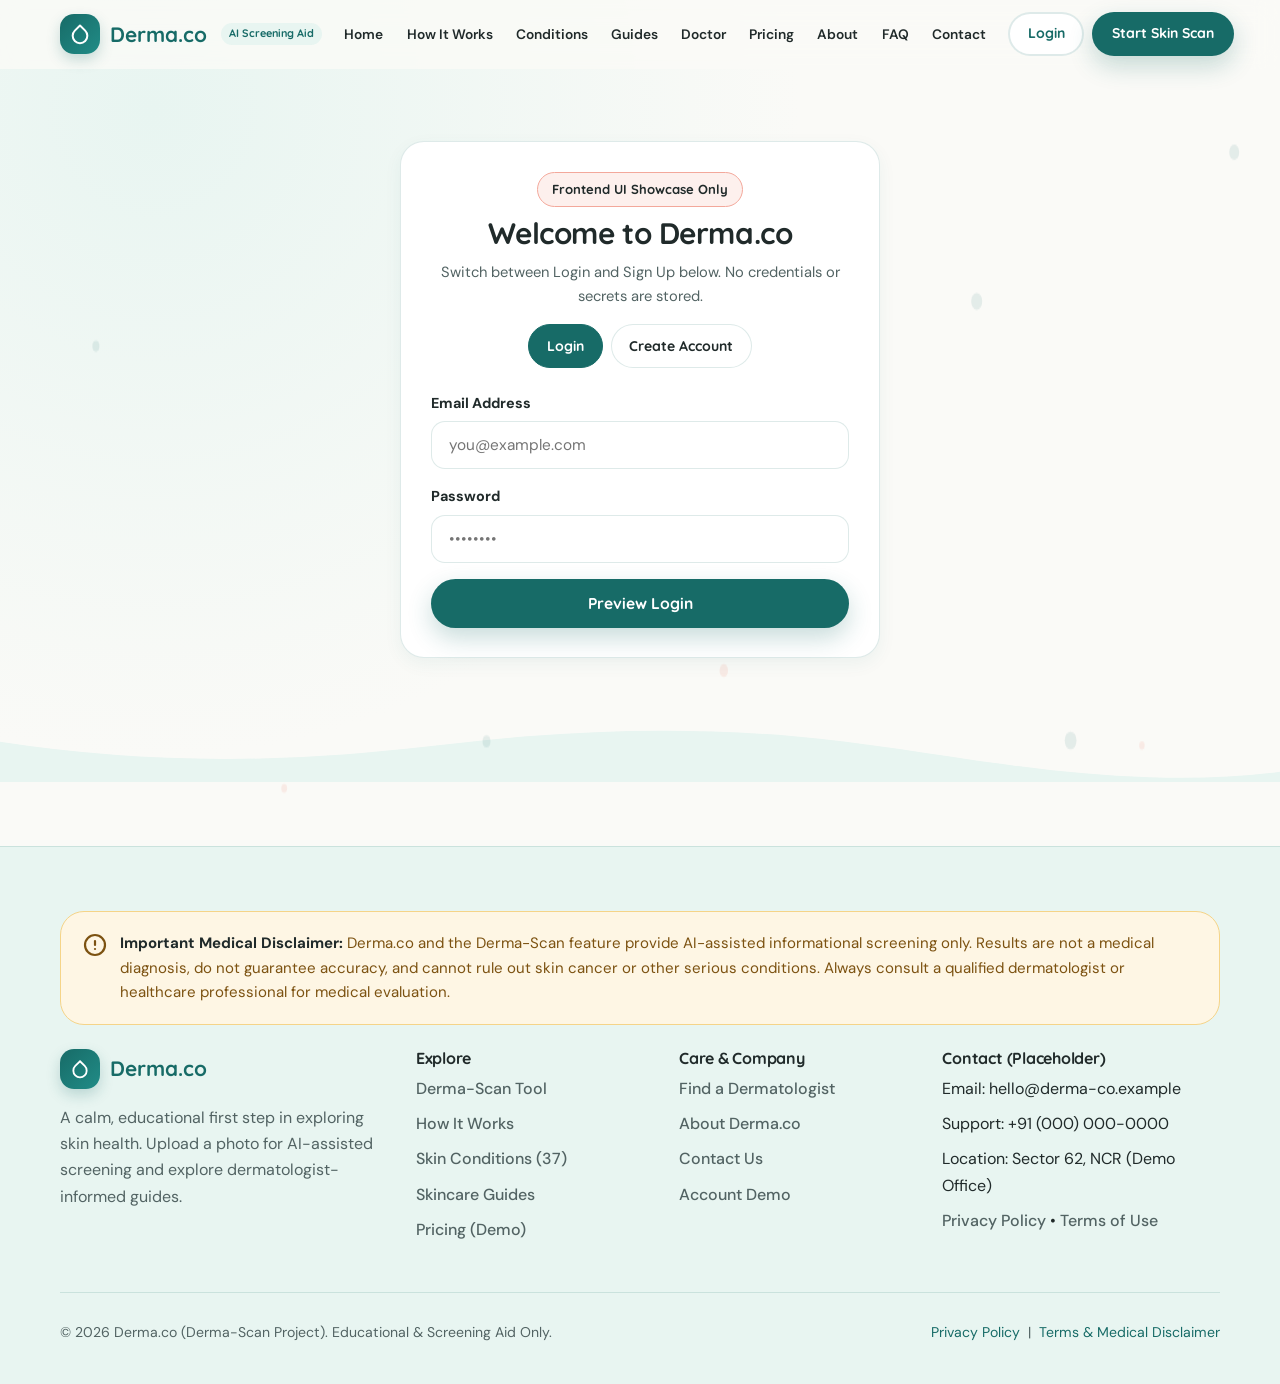
<file: frontend/auth.html>
<!DOCTYPE html>
<html lang="en">
<head>
  <meta charset="UTF-8" />
  <meta name="viewport" content="width=device-width, initial-scale=1.0" />
  <title>Account Access (UI Demo) — Derma.co</title>
  <meta name="description" content="Frontend-only login and sign-up UI demonstration for Derma.co." />
  <link rel="stylesheet" href="css/site.css" />
</head>
<body>
  <main id="main-content">
    <section class="section">
      <div class="container" style="max-width:520px;">
        <div class="card reveal">
          <div class="text-center">
            <span class="badge badge-coral">Frontend UI Showcase Only</span>
            <h1 class="mt-1" style="font-size:1.85rem;">Welcome to Derma.co</h1>
            <p class="mt-1" style="font-size:0.92rem;">Switch between Login and Sign Up below. No credentials or secrets are stored.</p>
          </div>

          <div class="chip-group mt-2" style="justify-content:center;">
            <button type="button" id="tab-login" class="chip active">Login</button>
            <button type="button" id="tab-signup" class="chip">Create Account</button>
          </div>

          <form id="panel-login" class="mt-3">
            <div class="mb-2">
              <label for="login-email" style="font-weight:700;font-size:0.9rem;display:block;margin-bottom:0.35rem;">Email Address</label>
              <input type="email" id="login-email" class="input" placeholder="you@example.com" required />
            </div>
            <div class="mb-2">
              <label for="login-pass" style="font-weight:700;font-size:0.9rem;display:block;margin-bottom:0.35rem;">Password</label>
              <input type="password" id="login-pass" class="input" placeholder="&bull;&bull;&bull;&bull;&bull;&bull;&bull;&bull;" required />
            </div>
            <button type="submit" class="btn btn-primary" style="width:100%;">Preview Login</button>
          </form>

          <form id="panel-signup" class="mt-3 hidden">
            <div class="mb-2">
              <label for="signup-name" style="font-weight:700;font-size:0.9rem;display:block;margin-bottom:0.35rem;">Full Name</label>
              <input type="text" id="signup-name" class="input" placeholder="Your Name" required />
            </div>
            <div class="mb-2">
              <label for="signup-email" style="font-weight:700;font-size:0.9rem;display:block;margin-bottom:0.35rem;">Email Address</label>
              <input type="email" id="signup-email" class="input" placeholder="you@example.com" required />
            </div>
            <div class="mb-2">
              <label for="signup-pass" style="font-weight:700;font-size:0.9rem;display:block;margin-bottom:0.35rem;">Create Password</label>
              <input type="password" id="signup-pass" class="input" placeholder="At least 8 characters" required />
            </div>
            <button type="submit" class="btn btn-primary" style="width:100%;">Preview Sign Up</button>
          </form>

          <div id="auth-demo-status" class="alert-box hidden" role="status" aria-live="polite"></div>
        </div>
      </div>
    </section>
  </main>

  <script src="js/data.js"></script>
  <script src="js/layout.js"></script>
  <script src="js/app.js"></script>
</body>
</html>
</file>
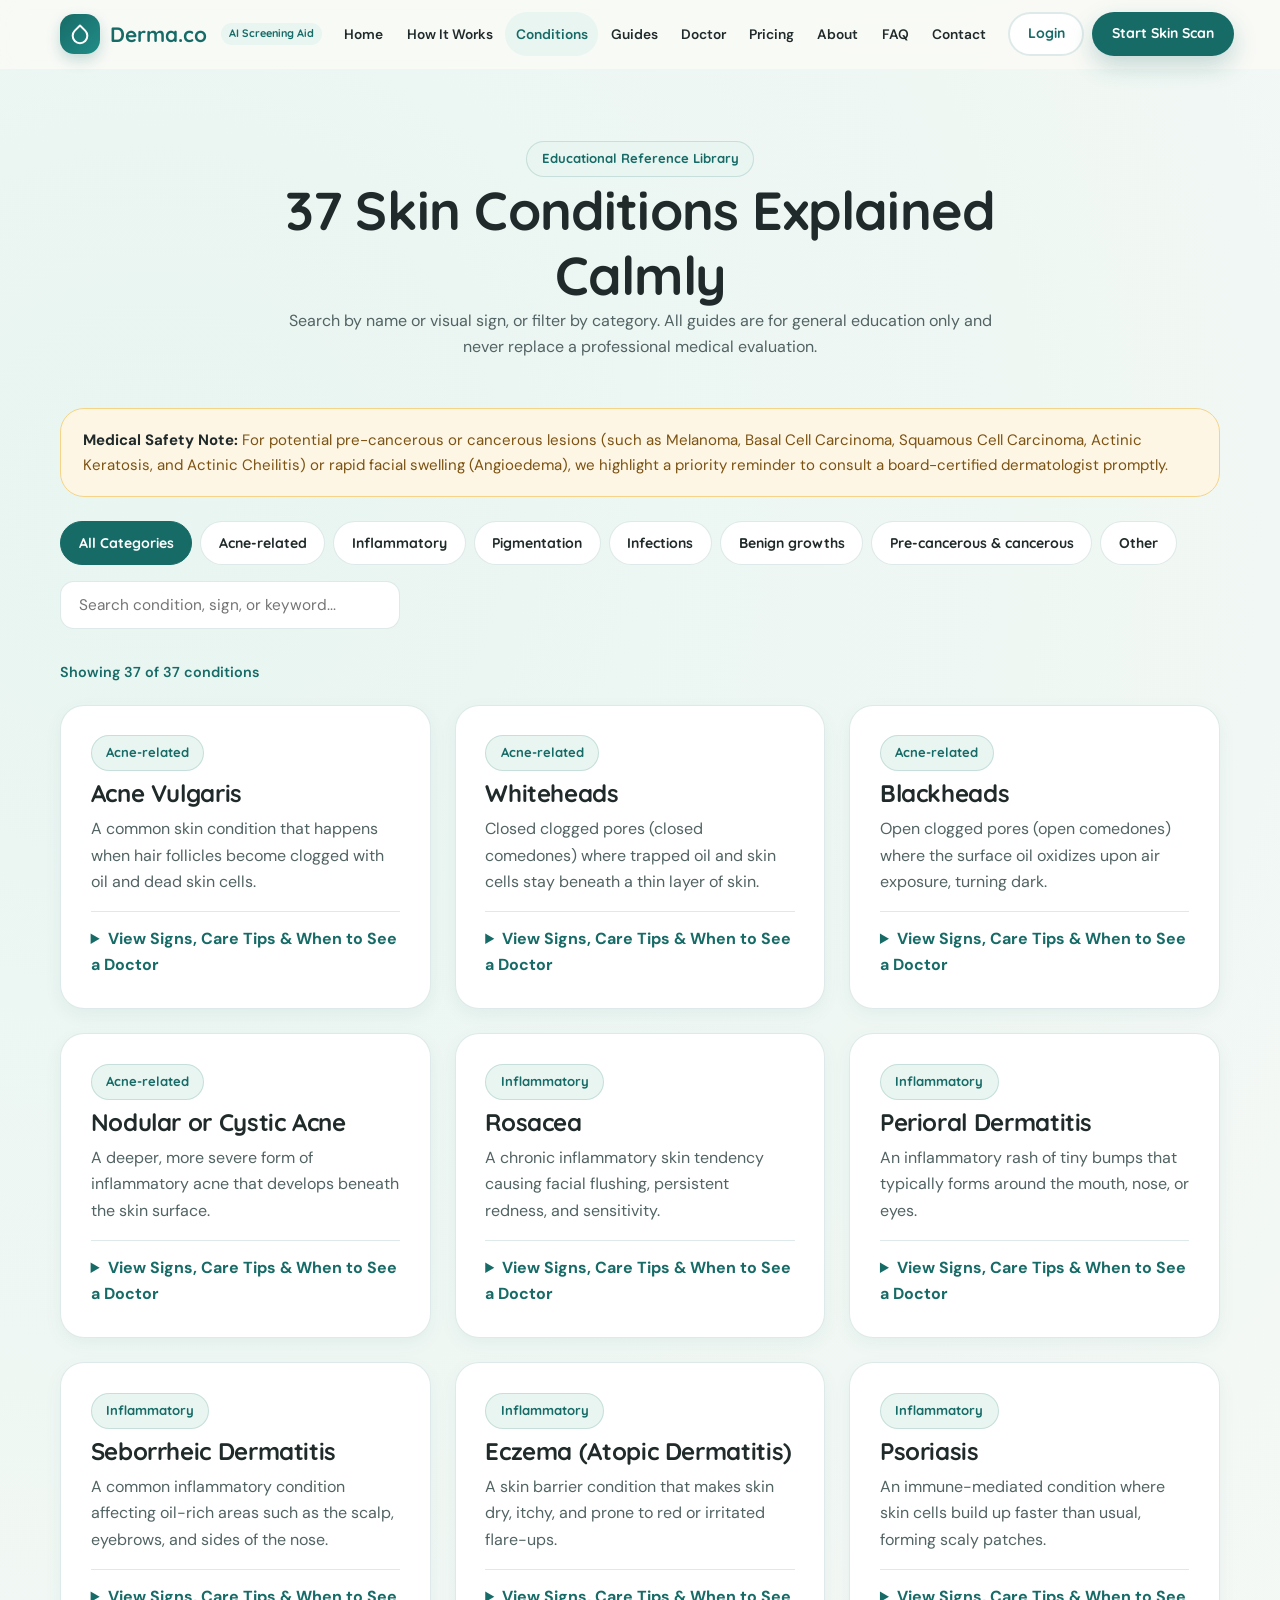
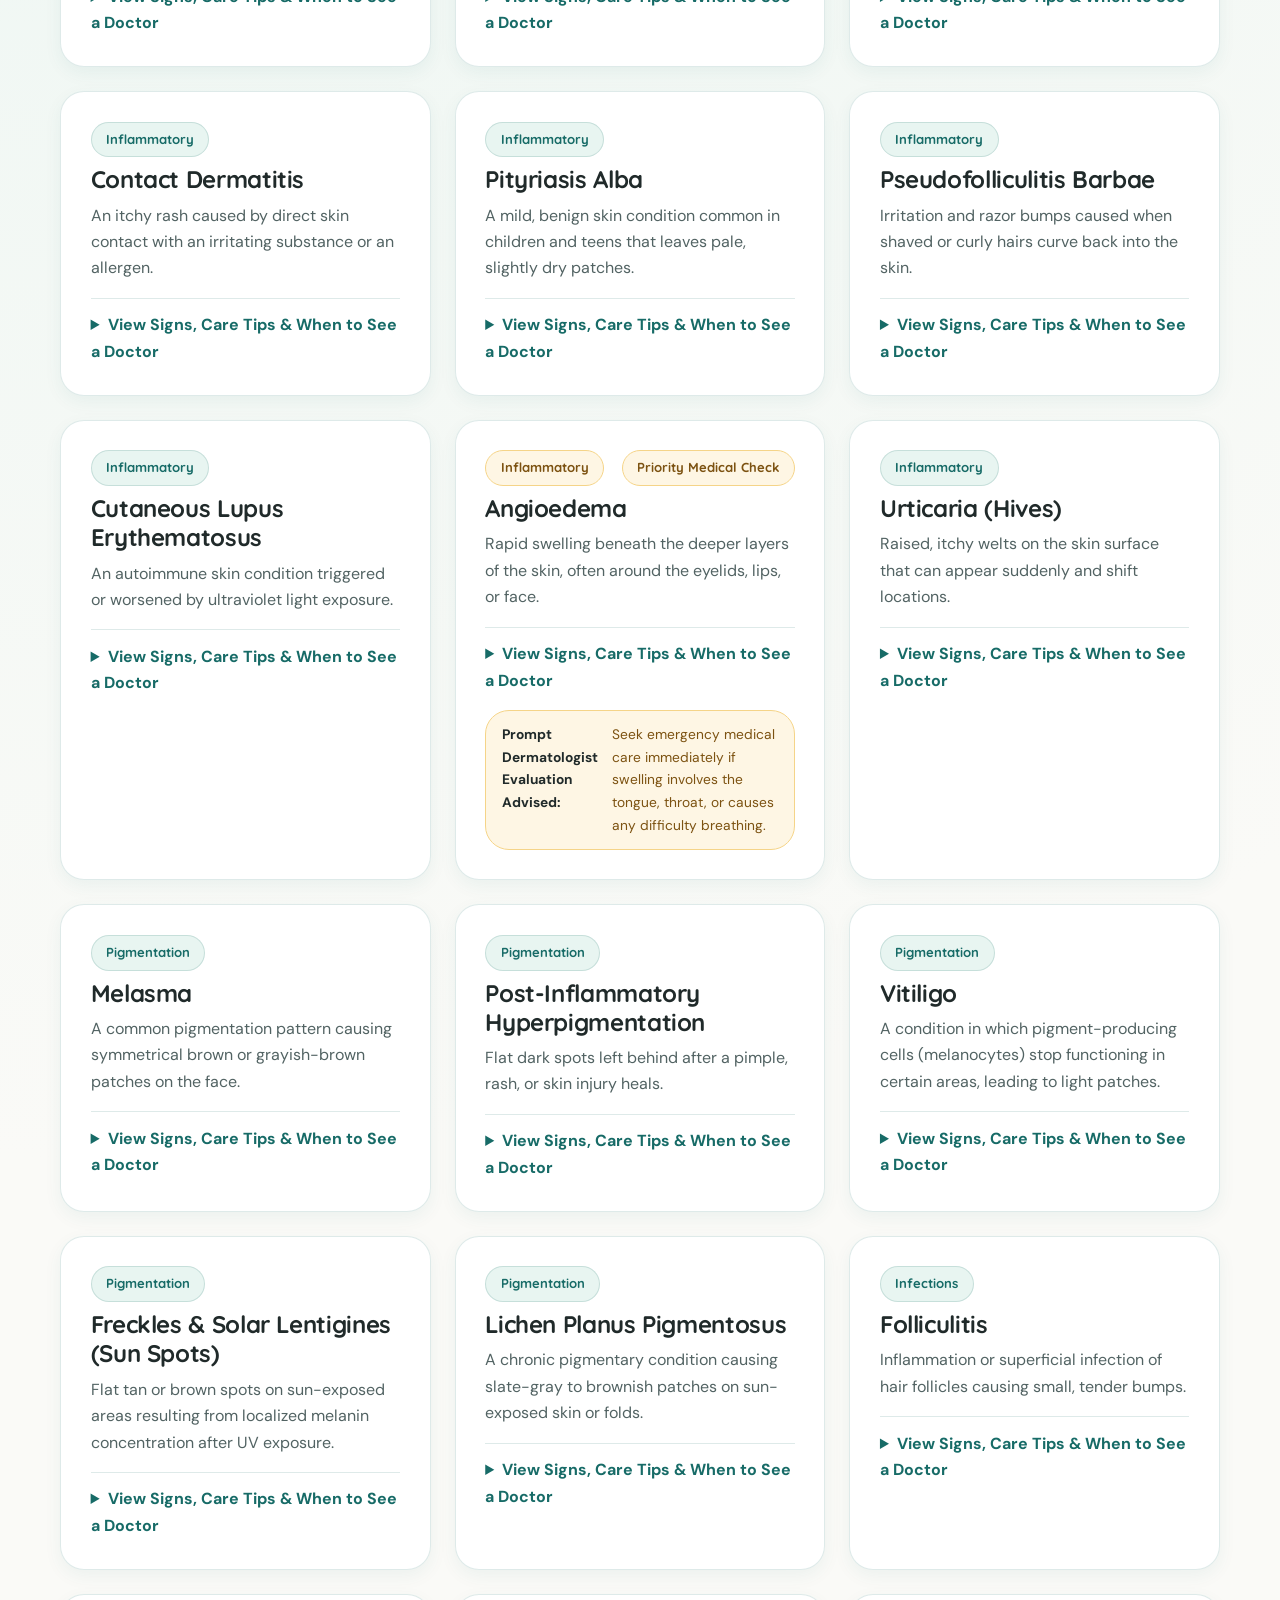
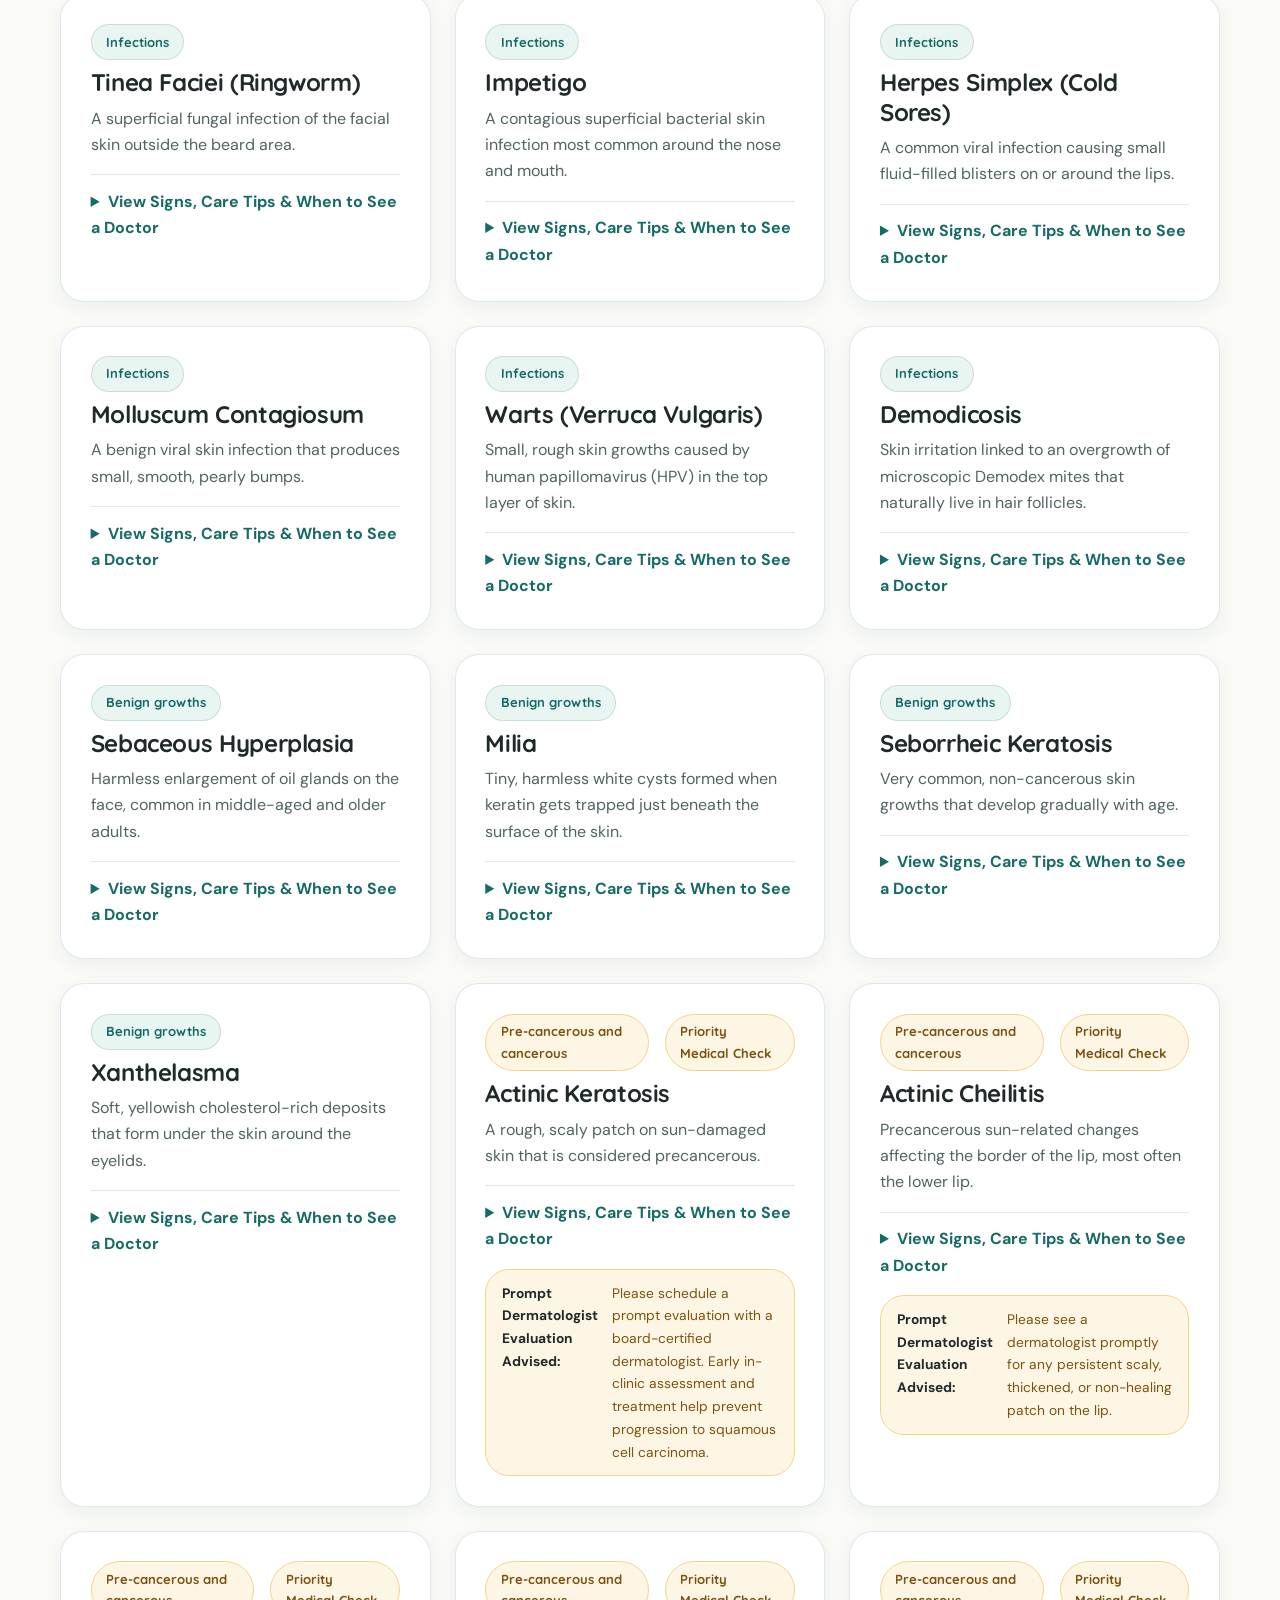
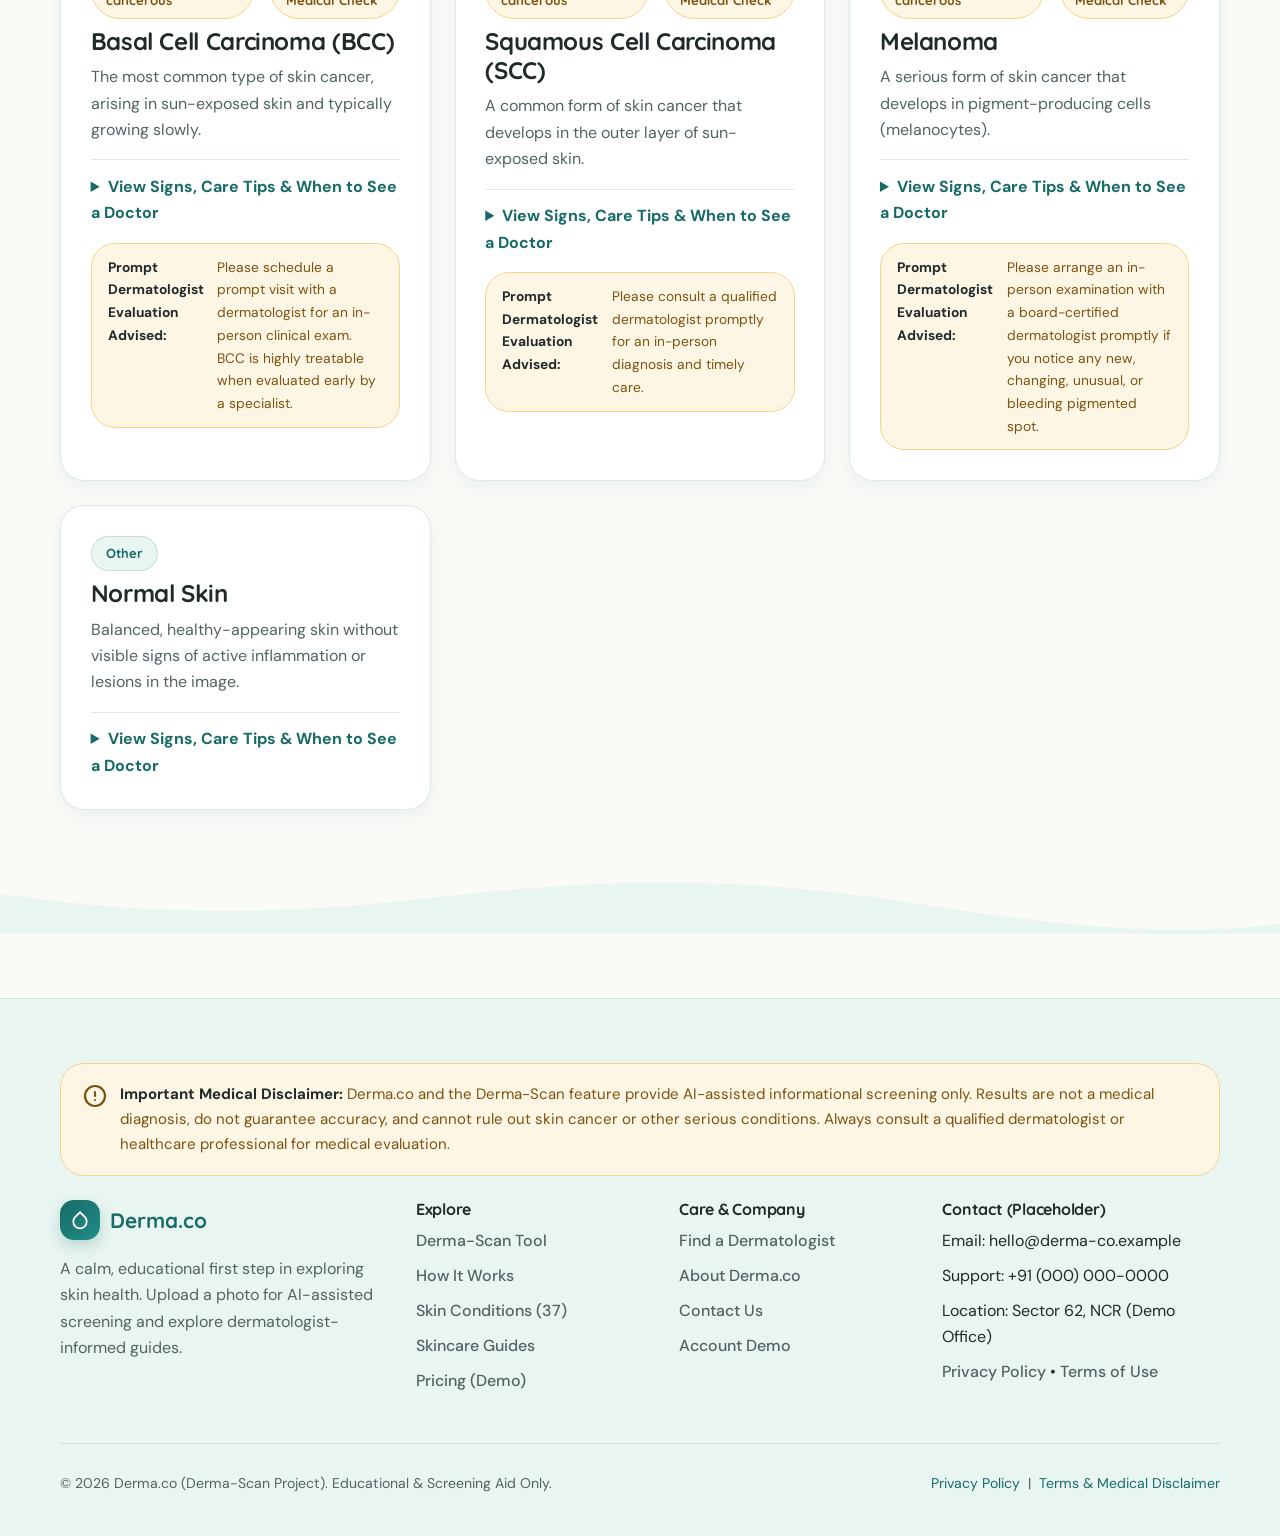
<file: frontend/conditions.html>
<!DOCTYPE html>
<html lang="en">
<head>
  <meta charset="UTF-8" />
  <meta name="viewport" content="width=device-width, initial-scale=1.0" />
  <title>Skin Conditions Library (37 Guides) — Derma.co</title>
  <meta name="description" content="Search and filter 37 educational skin condition guides including acne, rosacea, eczema, pigmentation, infections, benign growths, and lesions requiring prompt dermatologist care." />
  <link rel="stylesheet" href="css/site.css" />
</head>
<body>
  <main id="main-content">
    <section class="section">
      <div class="container">
        <div class="section-header reveal">
          <span class="badge">Educational Reference Library</span>
          <h1>37 Skin Conditions Explained Calmly</h1>
          <p>Search by name or visual sign, or filter by category. All guides are for general education only and never replace a professional medical evaluation.</p>
        </div>

        <div class="disclaimer-banner mb-2 reveal">
          <div>
            <strong>Medical Safety Note:</strong> For potential pre-cancerous or cancerous lesions (such as Melanoma, Basal Cell Carcinoma, Squamous Cell Carcinoma, Actinic Keratosis, and Actinic Cheilitis) or rapid facial swelling (Angioedema), we highlight a priority reminder to consult a board-certified dermatologist promptly.
          </div>
        </div>

        <div class="filter-bar mt-3 reveal">
          <div class="chip-group" role="tablist" aria-label="Filter skin conditions by category">
            <button type="button" class="chip active" data-cond-cat="all">All Categories</button>
            <button type="button" class="chip" data-cond-cat="Acne-related">Acne-related</button>
            <button type="button" class="chip" data-cond-cat="Inflammatory">Inflammatory</button>
            <button type="button" class="chip" data-cond-cat="Pigmentation">Pigmentation</button>
            <button type="button" class="chip" data-cond-cat="Infections">Infections</button>
            <button type="button" class="chip" data-cond-cat="Benign growths">Benign growths</button>
            <button type="button" class="chip" data-cond-cat="Pre-cancerous and cancerous">Pre-cancerous &amp; cancerous</button>
            <button type="button" class="chip" data-cond-cat="Other">Other</button>
          </div>

          <div style="min-width:260px;flex:1;max-width:340px;">
            <input
              type="search"
              id="condition-search"
              class="input"
              placeholder="Search condition, sign, or keyword..."
              aria-label="Search skin conditions"
            />
          </div>
        </div>

        <p id="conditions-count" style="font-size:0.9rem;font-weight:600;margin-bottom:1.25rem;color:var(--primary);"></p>

        <div id="conditions-directory-grid" class="grid grid-3"></div>
      </div>
    </section>
  </main>

  <script src="js/data.js"></script>
  <script src="js/layout.js"></script>
  <script src="js/app.js"></script>
</body>
</html>
</file>
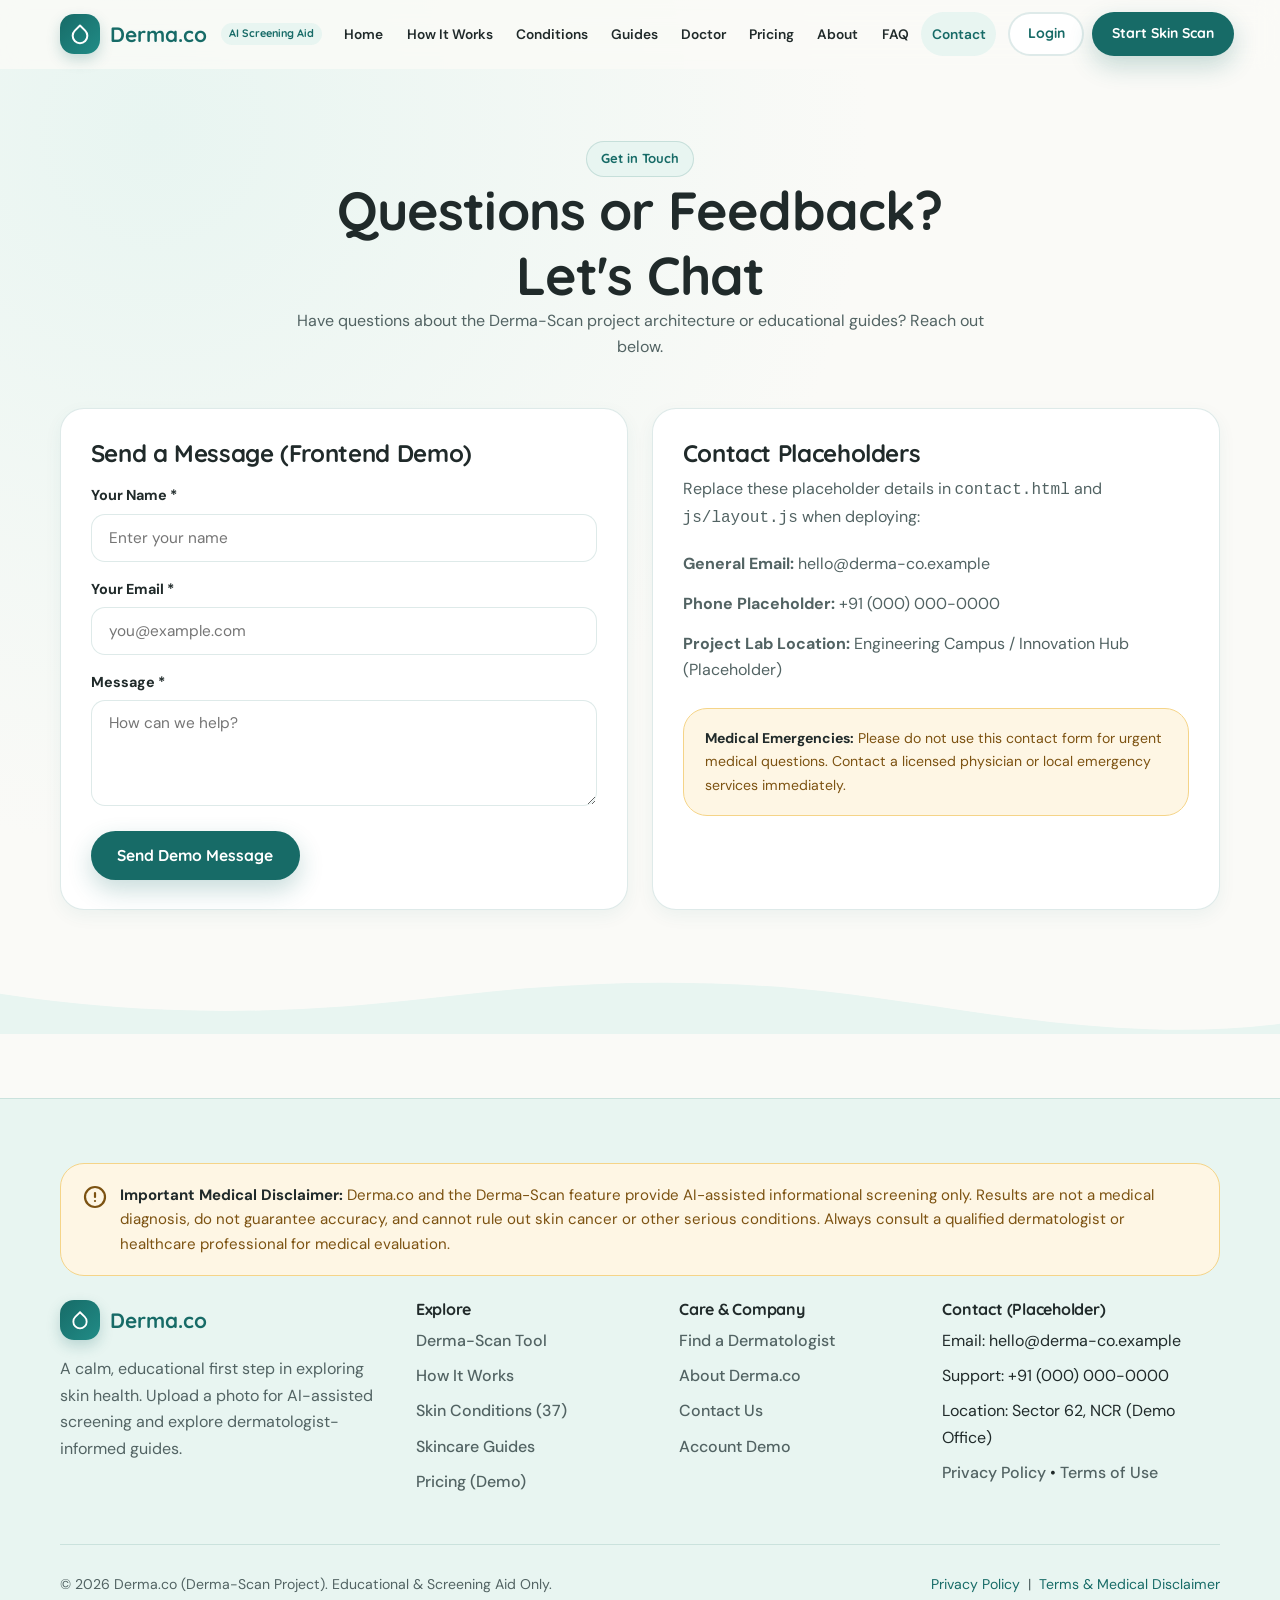
<file: frontend/contact.html>
<!DOCTYPE html>
<html lang="en">
<head>
  <meta charset="UTF-8" />
  <meta name="viewport" content="width=device-width, initial-scale=1.0" />
  <title>Contact Us — Derma.co</title>
  <meta name="description" content="Get in touch with the Derma.co team or test our frontend contact form." />
  <link rel="stylesheet" href="css/site.css" />
</head>
<body>
  <main id="main-content">
    <section class="section">
      <div class="container">
        <div class="section-header reveal">
          <span class="badge">Get in Touch</span>
          <h1>Questions or Feedback? Let's Chat</h1>
          <p>Have questions about the Derma-Scan project architecture or educational guides? Reach out below.</p>
        </div>

        <div class="grid grid-2">
          <div class="card reveal">
            <h3>Send a Message (Frontend Demo)</h3>
            <form id="demo-contact-form" class="mt-2">
              <div class="mb-2">
                <label for="contact-name" style="font-weight:700;font-size:0.9rem;display:block;margin-bottom:0.35rem;">Your Name *</label>
                <input type="text" id="contact-name" class="input" placeholder="Enter your name" required />
              </div>
              <div class="mb-2">
                <label for="contact-email" style="font-weight:700;font-size:0.9rem;display:block;margin-bottom:0.35rem;">Your Email *</label>
                <input type="email" id="contact-email" class="input" placeholder="you@example.com" required />
              </div>
              <div class="mb-2">
                <label for="contact-msg" style="font-weight:700;font-size:0.9rem;display:block;margin-bottom:0.35rem;">Message *</label>
                <textarea id="contact-msg" rows="4" class="input" placeholder="How can we help?" required></textarea>
              </div>
              <button type="submit" class="btn btn-primary">Send Demo Message</button>
            </form>
            <div id="contact-form-status" class="alert-box hidden" role="status" aria-live="polite"></div>
          </div>

          <div class="card reveal">
            <h3>Contact Placeholders</h3>
            <p class="mt-1">Replace these placeholder details in <code>contact.html</code> and <code>js/layout.js</code> when deploying:</p>
            <ul style="list-style:none;margin-top:1.25rem;display:grid;gap:0.85rem;color:var(--text-muted);">
              <li><strong>General Email:</strong> hello@derma-co.example</li>
              <li><strong>Phone Placeholder:</strong> +91 (000) 000-0000</li>
              <li><strong>Project Lab Location:</strong> Engineering Campus / Innovation Hub (Placeholder)</li>
            </ul>
            <div class="disclaimer-banner mt-3" style="font-size:0.88rem;">
              <div>
                <strong>Medical Emergencies:</strong> Please do not use this contact form for urgent medical questions. Contact a licensed physician or local emergency services immediately.
              </div>
            </div>
          </div>
        </div>
      </div>
    </section>
  </main>

  <script src="js/data.js"></script>
  <script src="js/layout.js"></script>
  <script src="js/app.js"></script>
</body>
</html>
</file>
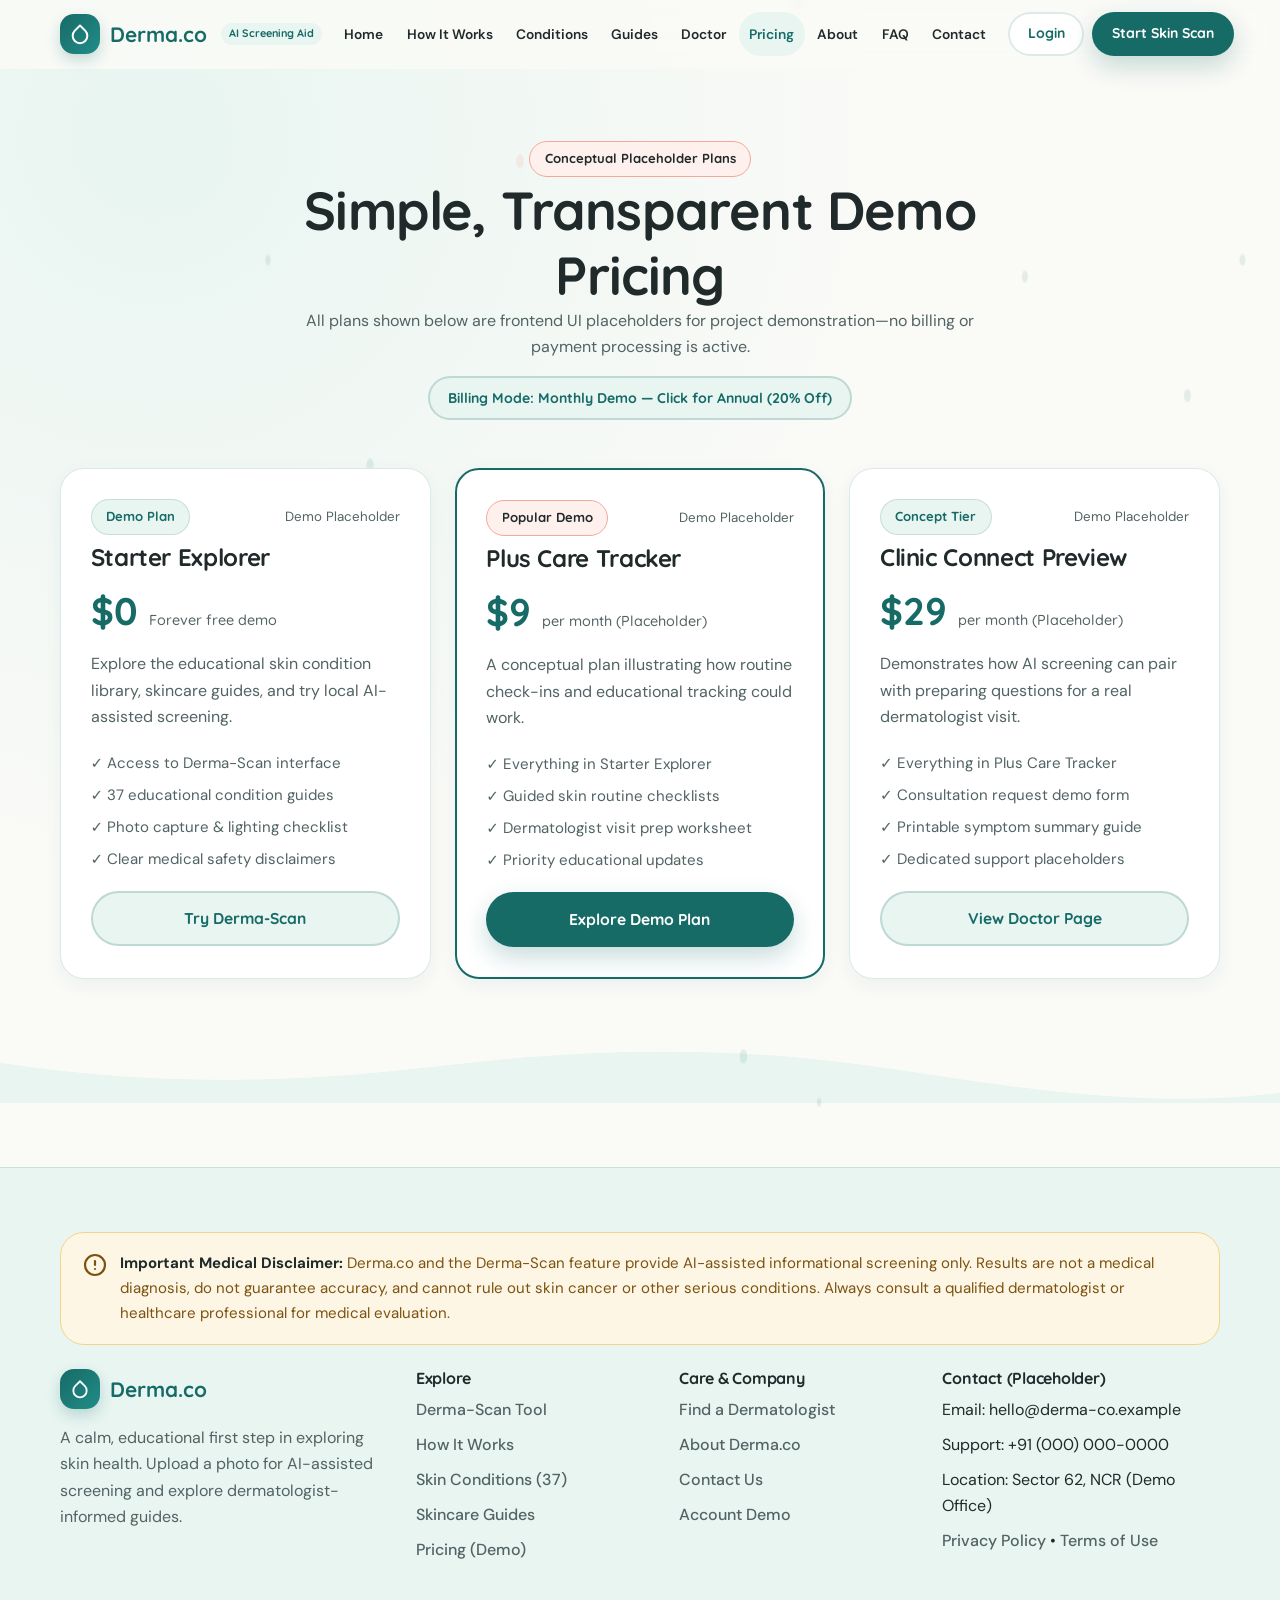
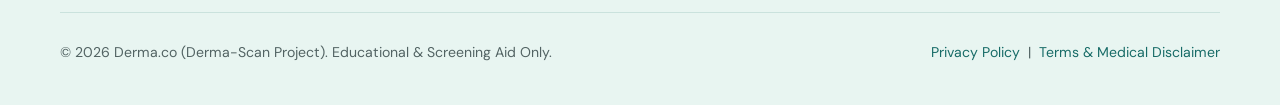
<file: frontend/pricing.html>
<!DOCTYPE html>
<html lang="en">
<head>
  <meta charset="UTF-8" />
  <meta name="viewport" content="width=device-width, initial-scale=1.0" />
  <title>Pricing Plans (Conceptual Demo) — Derma.co</title>
  <meta name="description" content="Explore placeholder pricing tiers for the Derma.co platform demonstration." />
  <link rel="stylesheet" href="css/site.css" />
</head>
<body>
  <main id="main-content">
    <section class="section">
      <div class="container">
        <div class="section-header reveal">
          <span class="badge badge-coral">Conceptual Placeholder Plans</span>
          <h1>Simple, Transparent Demo Pricing</h1>
          <p>All plans shown below are frontend UI placeholders for project demonstration—no billing or payment processing is active.</p>

          <div class="mt-2">
            <button type="button" id="billing-toggle-btn" class="btn btn-secondary btn-sm">
              Billing Mode: Monthly Demo — Click for Annual (20% Off)
            </button>
          </div>
        </div>

        <div id="pricing-cards-grid" class="grid grid-3"></div>
      </div>
    </section>
  </main>

  <script src="js/data.js"></script>
  <script src="js/layout.js"></script>
  <script src="js/app.js"></script>
</body>
</html>
</file>
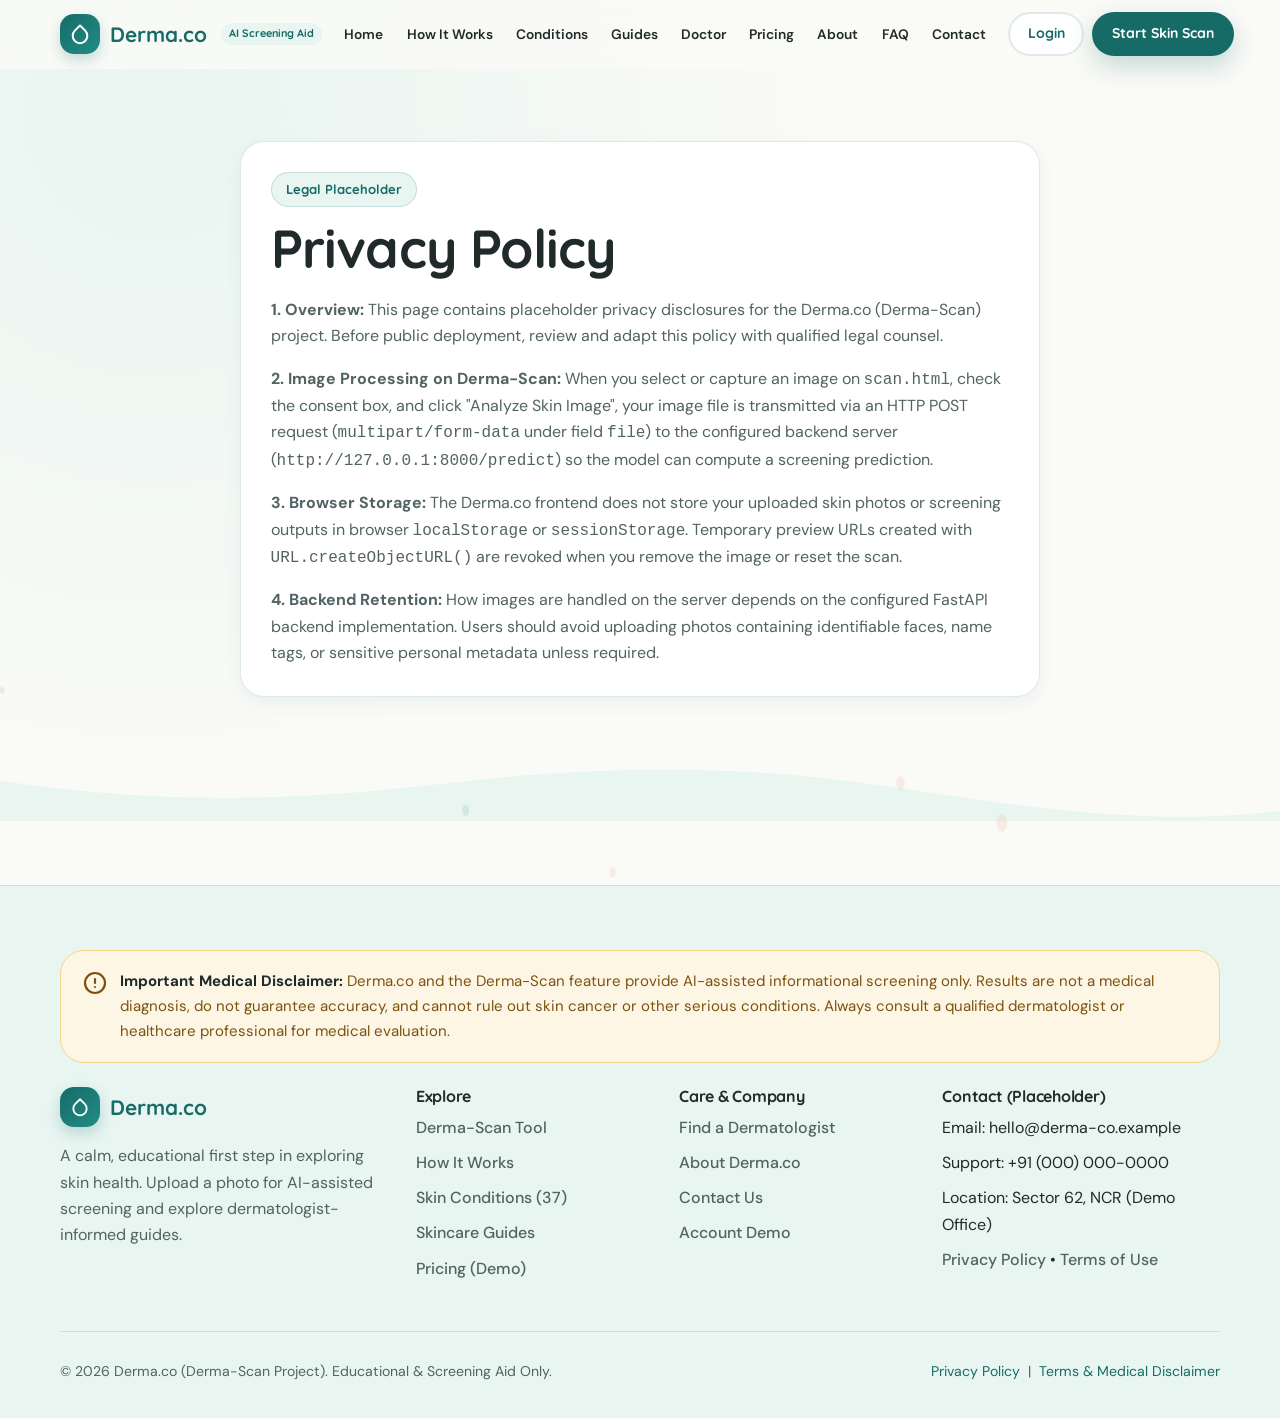
<file: frontend/privacy.html>
<!DOCTYPE html>
<html lang="en">
<head>
  <meta charset="UTF-8" />
  <meta name="viewport" content="width=device-width, initial-scale=1.0" />
  <title>Privacy Policy (Placeholder) — Derma.co</title>
  <link rel="stylesheet" href="css/site.css" />
</head>
<body>
  <main id="main-content">
    <section class="section">
      <div class="container" style="max-width:840px;">
        <div class="card reveal">
          <span class="badge">Legal Placeholder</span>
          <h1 class="mt-1">Privacy Policy</h1>
          <p class="mt-2">
            <strong>1. Overview:</strong> This page contains placeholder privacy disclosures for the Derma.co (Derma-Scan) project. Before public deployment, review and adapt this policy with qualified legal counsel.
          </p>
          <p>
            <strong>2. Image Processing on Derma-Scan:</strong> When you select or capture an image on <code>scan.html</code>, check the consent box, and click "Analyze Skin Image", your image file is transmitted via an HTTP POST request (<code>multipart/form-data</code> under field <code>file</code>) to the configured backend server (<code>http://127.0.0.1:8000/predict</code>) so the model can compute a screening prediction.
          </p>
          <p>
            <strong>3. Browser Storage:</strong> The Derma.co frontend does not store your uploaded skin photos or screening outputs in browser <code>localStorage</code> or <code>sessionStorage</code>. Temporary preview URLs created with <code>URL.createObjectURL()</code> are revoked when you remove the image or reset the scan.
          </p>
          <p>
            <strong>4. Backend Retention:</strong> How images are handled on the server depends on the configured FastAPI backend implementation. Users should avoid uploading photos containing identifiable faces, name tags, or sensitive personal metadata unless required.
          </p>
        </div>
      </div>
    </section>
  </main>

  <script src="js/data.js"></script>
  <script src="js/layout.js"></script>
  <script src="js/app.js"></script>
</body>
</html>
</file>
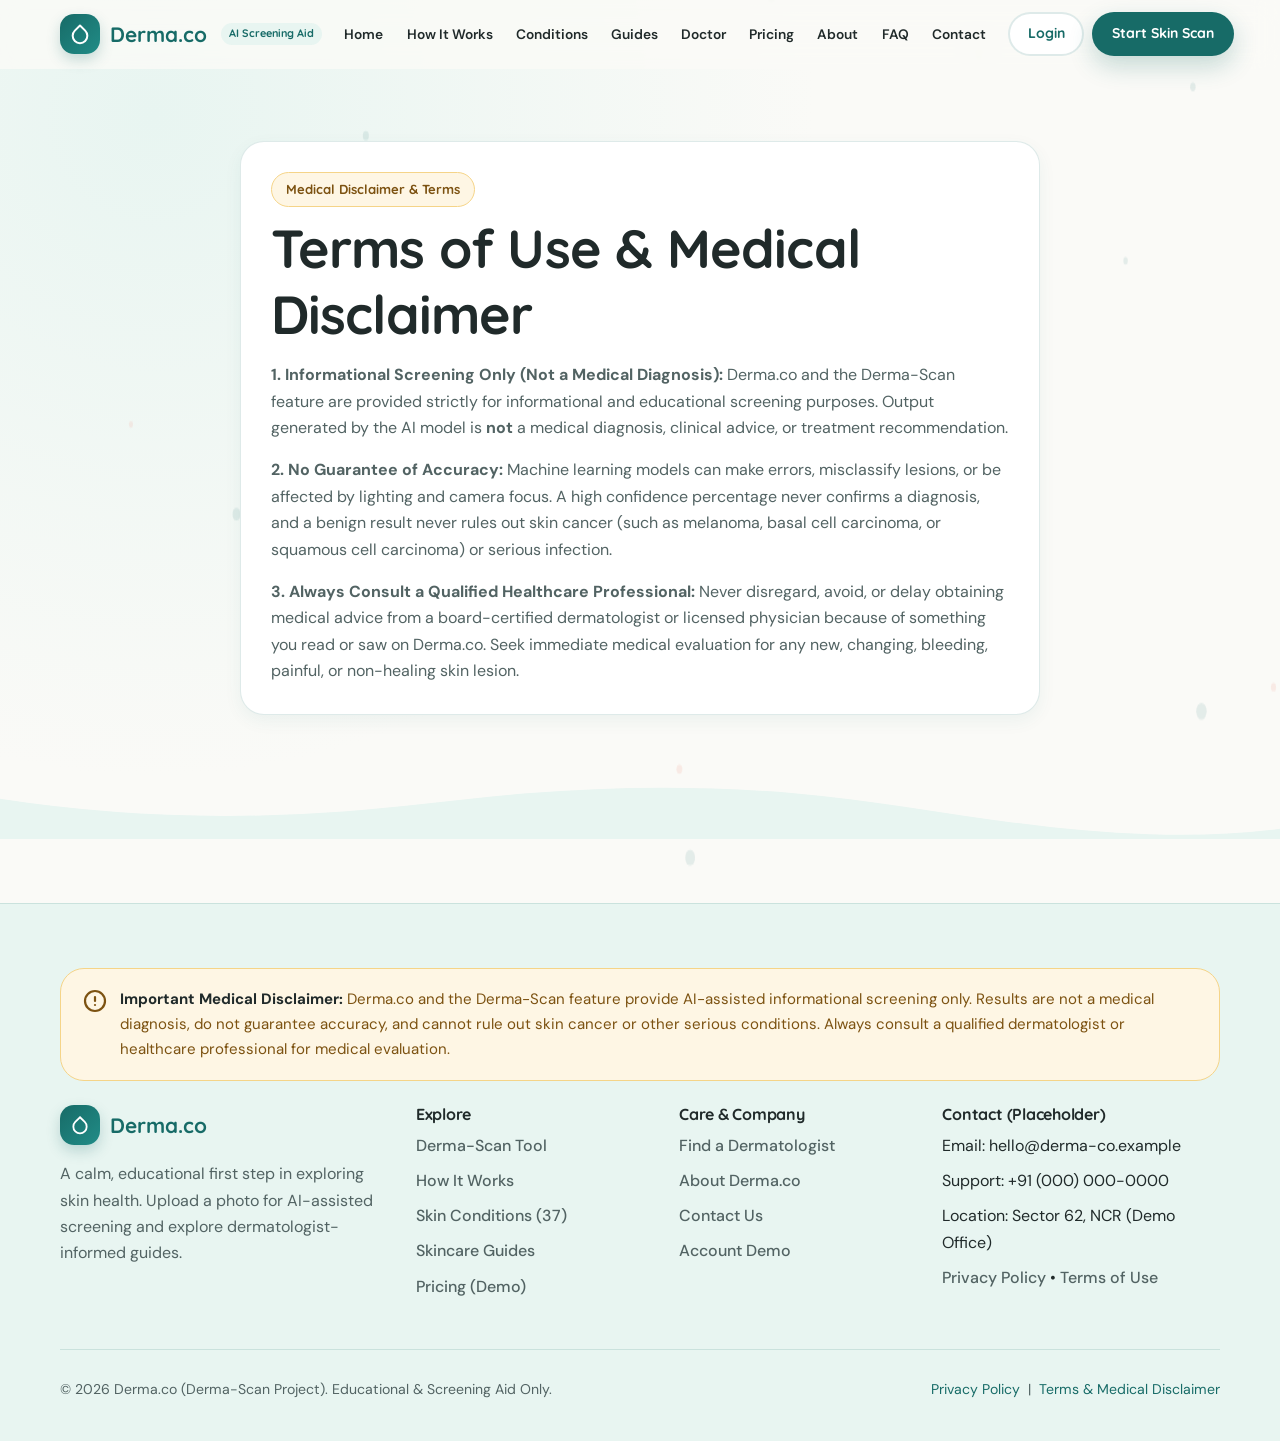
<file: frontend/terms.html>
<!DOCTYPE html>
<html lang="en">
<head>
  <meta charset="UTF-8" />
  <meta name="viewport" content="width=device-width, initial-scale=1.0" />
  <title>Terms of Use & Medical Disclaimer — Derma.co</title>
  <link rel="stylesheet" href="css/site.css" />
</head>
<body>
  <main id="main-content">
    <section class="section">
      <div class="container" style="max-width:840px;">
        <div class="card reveal">
          <span class="badge badge-warn">Medical Disclaimer &amp; Terms</span>
          <h1 class="mt-1">Terms of Use &amp; Medical Disclaimer</h1>
          <p class="mt-2">
            <strong>1. Informational Screening Only (Not a Medical Diagnosis):</strong> Derma.co and the Derma-Scan feature are provided strictly for informational and educational screening purposes. Output generated by the AI model is <strong>not</strong> a medical diagnosis, clinical advice, or treatment recommendation.
          </p>
          <p>
            <strong>2. No Guarantee of Accuracy:</strong> Machine learning models can make errors, misclassify lesions, or be affected by lighting and camera focus. A high confidence percentage never confirms a diagnosis, and a benign result never rules out skin cancer (such as melanoma, basal cell carcinoma, or squamous cell carcinoma) or serious infection.
          </p>
          <p>
            <strong>3. Always Consult a Qualified Healthcare Professional:</strong> Never disregard, avoid, or delay obtaining medical advice from a board-certified dermatologist or licensed physician because of something you read or saw on Derma.co. Seek immediate medical evaluation for any new, changing, bleeding, painful, or non-healing skin lesion.
          </p>
        </div>
      </div>
    </section>
  </main>

  <script src="js/data.js"></script>
  <script src="js/layout.js"></script>
  <script src="js/app.js"></script>
</body>
</html>
</file>
<file: frontend/css/site.css>
/* ==========================================================================
   Derma.co | Complete Shared Design System (site.css)
   Palette (STRICT):
   - Primary: Deep Teal #176B67
   - Secondary: Soft Mint #E8F5F1
   - Background: Warm Off-White #FAFAF7
   - Cards: White #FFFFFF
   - Text: Dark Charcoal #202A2A
   - Accent: Muted Coral #F3A89B
   - Warning: Soft Amber #FDF3D7 / #B4690E
   ========================================================================== */

@import url('https://fonts.googleapis.com/css2?family=DM+Sans:ital,opsz,wght@0,9..40,400..700;1,9..40,400..700&family=Quicksand:wght@600;700&display=swap');

:root {
  --primary: #176B67;
  --primary-dark: #115350;
  --primary-soft: #E8F5F1;
  --secondary: #E8F5F1;
  --bg: #FAFAF7;
  --card: #FFFFFF;
  --text: #202A2A;
  --text-muted: #526363;
  --accent: #F3A89B;
  --accent-soft: #FDF0ED;
  --warning-bg: #FEF6E4;
  --warning-border: #F5D488;
  --warning-text: #7C5211;
  --border: rgba(23, 107, 103, 0.14);
  --shadow-sm: 0 6px 18px rgba(23, 107, 103, 0.06);
  --shadow-md: 0 14px 34px rgba(23, 107, 103, 0.10);
  --shadow-lg: 0 24px 56px rgba(23, 107, 103, 0.14);
  --radius-sm: 14px;
  --radius-md: 24px;
  --radius-lg: 32px;
  --radius-pill: 9999px;
  --font-heading: 'Quicksand', system-ui, -apple-system, sans-serif;
  --font-body: 'DM Sans', system-ui, -apple-system, sans-serif;
  --transition: 0.32s cubic-bezier(0.22, 1, 0.36, 1);
}

*, *::before, *::after {
  box-sizing: border-box;
  margin: 0;
  padding: 0;
}

html {
  scroll-behavior: smooth;
  font-size: 16px;
  background-color: var(--bg);
  color: var(--text);
}

body {
  font-family: var(--font-body);
  background: radial-gradient(circle at 12% 8%, var(--secondary) 0%, var(--bg) 38%),
              radial-gradient(circle at 88% 42%, rgba(243, 168, 155, 0.14) 0%, transparent 45%),
              var(--bg);
  color: var(--text);
  line-height: 1.65;
  overflow-x: hidden;
  min-height: 100vh;
  display: flex;
  flex-direction: column;
  opacity: 0;
  transform: translateY(8px);
  animation: pageFadeIn 0.55s cubic-bezier(0.22, 1, 0.36, 1) forwards;
}

body.page-leaving {
  opacity: 0;
  transform: translateY(-6px);
  transition: opacity 0.22s ease, transform 0.22s ease;
}

@keyframes pageFadeIn {
  to {
    opacity: 1;
    transform: translateY(0);
  }
}

/* Skip to content link */
.skip-link {
  position: absolute;
  top: -100px;
  left: 1rem;
  background: var(--primary);
  color: var(--card);
  padding: 0.75rem 1.25rem;
  border-radius: var(--radius-pill);
  z-index: 9999;
  font-weight: 700;
  text-decoration: none;
  transition: top 0.2s ease;
}
.skip-link:focus {
  top: 1rem;
}

/* Focus Ring */
:focus-visible {
  outline: 3px solid var(--primary);
  outline-offset: 3px;
}

/* Typography */
h1, h2, h3, h4, h5, h6 {
  font-family: var(--font-heading);
  color: var(--text);
  line-height: 1.22;
  font-weight: 700;
  letter-spacing: -0.015em;
}

h1 { font-size: clamp(2.1rem, 4.5vw, 3.35rem); }
h2 { font-size: clamp(1.65rem, 3.2vw, 2.45rem); }
h3 { font-size: clamp(1.2rem, 2vw, 1.5rem); }
p { color: var(--text-muted); margin-bottom: 1rem; }
p:last-child { margin-bottom: 0; }
a { color: var(--primary); text-decoration: none; transition: color var(--transition); }
a:hover { color: var(--primary-dark); }

/* Layout Containers */
.container {
  width: 100%;
  max-width: 1200px;
  margin: 0 auto;
  padding: 0 1.25rem;
}

main {
  flex: 1;
  position: relative;
  z-index: 2;
}

.section {
  padding: 4.5rem 0;
  position: relative;
}

.section-alt {
  background: linear-gradient(180deg, rgba(232, 245, 241, 0.55) 0%, rgba(250, 250, 247, 0.9) 100%);
}

.section-header {
  text-align: center;
  max-width: 720px;
  margin: 0 auto 3rem;
}

.section-header h2 {
  margin-top: 0.65rem;
  margin-bottom: 0.75rem;
}

/* Wavy Dividers */
.wave-divider {
  width: 100%;
  overflow: hidden;
  line-height: 0;
  pointer-events: none;
}
.wave-divider svg {
  display: block;
  width: calc(100% + 1.3px);
  height: 52px;
}
.wave-divider path {
  fill: var(--secondary);
}

/* Background Canvas & Floating Blobs */
#ambient-canvas {
  position: fixed;
  inset: 0;
  width: 100%;
  height: 100%;
  pointer-events: none;
  z-index: 1;
  opacity: 0.55;
}

.floating-blob {
  position: absolute;
  border-radius: 50%;
  filter: blur(45px);
  pointer-events: none;
  z-index: 0;
  opacity: 0.55;
  animation: blobFloat 12s ease-in-out infinite alternate;
}

.blob-mint {
  background: var(--secondary);
  width: 320px;
  height: 320px;
}

.blob-coral {
  background: rgba(243, 168, 155, 0.32);
  width: 260px;
  height: 260px;
  animation-delay: -5s;
}

@keyframes blobFloat {
  0% { transform: translate(0, 0) scale(1); }
  100% { transform: translate(24px, -28px) scale(1.08); }
}

/* Navbar */
.site-header {
  position: sticky;
  top: 0;
  z-index: 1000;
  padding: 0.95rem 0;
  transition: padding var(--transition), background-color var(--transition), box-shadow var(--transition);
  background: rgba(250, 250, 247, 0.82);
  backdrop-filter: blur(12px);
  border-bottom: 1px solid transparent;
}

.site-header.scrolled {
  padding: 0.6rem 0;
  background: rgba(255, 255, 255, 0.94);
  box-shadow: var(--shadow-sm);
  border-bottom-color: var(--border);
}

.nav-bar {
  display: flex;
  align-items: center;
  justify-content: space-between;
  gap: 1rem;
}

.brand-logo {
  display: inline-flex;
  align-items: center;
  gap: 0.6rem;
  font-family: var(--font-heading);
  font-weight: 700;
  font-size: 1.45rem;
  color: var(--primary);
  text-decoration: none;
}

.brand-logo .logo-mark {
  width: 40px;
  height: 40px;
  border-radius: 14px;
  background: linear-gradient(135deg, var(--primary) 0%, #218c87 100%);
  color: var(--card);
  display: inline-flex;
  align-items: center;
  justify-content: center;
  box-shadow: 0 6px 14px rgba(23, 107, 103, 0.22);
}

.brand-badge {
  font-size: 0.72rem;
  padding: 0.2rem 0.6rem;
  border-radius: var(--radius-pill);
  background: var(--secondary);
  color: var(--primary);
  font-weight: 700;
}

.nav-links {
  display: flex;
  align-items: center;
  gap: 0.25rem;
  list-style: none;
}

.nav-links a {
  padding: 0.55rem 0.82rem;
  border-radius: var(--radius-pill);
  color: var(--text);
  font-weight: 600;
  font-size: 0.93rem;
  transition: background-color var(--transition), color var(--transition), transform 0.2s ease;
  min-height: 44px;
  display: inline-flex;
  align-items: center;
}

.nav-links a:hover,
.nav-links a.active {
  background: var(--secondary);
  color: var(--primary);
}

.nav-actions {
  display: flex;
  align-items: center;
  gap: 0.6rem;
}

.menu-toggle {
  display: none;
  background: var(--secondary);
  color: var(--primary);
  border: 1px solid var(--border);
  width: 44px;
  height: 44px;
  border-radius: 14px;
  cursor: pointer; pointer-events: auto;
  align-items: center;
  justify-content: center;
}

/* Buttons & Badges */
.badge {
  display: inline-flex;
  align-items: center;
  gap: 0.4rem;
  padding: 0.38rem 0.9rem;
  border-radius: var(--radius-pill);
  background: var(--secondary);
  color: var(--primary);
  font-family: var(--font-heading);
  font-size: 0.82rem;
  font-weight: 700;
  border: 1px solid rgba(23, 107, 103, 0.16);
}

.badge-coral {
  background: var(--accent-soft);
  color: var(--text);
  border-color: var(--accent);
}

.badge-warn {
  background: var(--warning-bg);
  color: var(--warning-text);
  border-color: var(--warning-border);
}

.btn {
  position: relative;
  overflow: hidden;
  display: inline-flex;
  align-items: center;
  justify-content: center;
  gap: 0.55rem;
  min-height: 48px;
  padding: 0.78rem 1.55rem;
  border-radius: var(--radius-pill);
  font-family: var(--font-heading);
  font-weight: 700;
  font-size: 0.98rem;
  cursor: pointer; pointer-events: auto;
  border: 2px solid transparent;
  text-decoration: none;
  transition: transform 0.28s cubic-bezier(0.34, 1.56, 0.64, 1), box-shadow var(--transition), background-color var(--transition);
  user-select: none;
}

.btn:hover:not(:disabled) {
  transform: translateY(-2px) scale(1.015);
}

.btn:active:not(:disabled) {
  transform: translateY(0) scale(0.985);
}

.btn:disabled {
  opacity: 0.52;
  cursor: not-allowed;
}

.btn-primary {
  background: var(--primary);
  color: var(--card);
  box-shadow: 0 10px 24px rgba(23, 107, 103, 0.24);
}
.btn-primary:hover:not(:disabled) {
  background: var(--primary-dark);
  color: var(--card);
  box-shadow: 0 14px 30px rgba(23, 107, 103, 0.32);
}

.btn-secondary {
  background: var(--secondary);
  color: var(--primary);
  border-color: rgba(23, 107, 103, 0.2);
}
.btn-secondary:hover:not(:disabled) {
  background: #d6ede6;
  color: var(--primary-dark);
}

.btn-ghost {
  background: var(--card);
  color: var(--primary);
  border-color: var(--border);
}
.btn-ghost:hover:not(:disabled) {
  background: var(--secondary);
  border-color: var(--primary);
}

.btn-sm {
  min-height: 44px;
  padding: 0.5rem 1.1rem;
  font-size: 0.88rem;
}

.btn-ripple {
  position: absolute;
  border-radius: 50%;
  background: rgba(255, 255, 255, 0.45);
  transform: scale(0);
  animation: rippleEffect 0.6s ease-out;
  pointer-events: none;
}

@keyframes rippleEffect {
  to {
    transform: scale(3.5);
    opacity: 0;
  }
}

/* Grids & Rounded Cards */
.grid {
  display: grid;
  gap: 1.5rem;
}
.grid-2 { grid-template-columns: repeat(2, 1fr); }
.grid-3 { grid-template-columns: repeat(3, 1fr); }
.grid-4 { grid-template-columns: repeat(4, 1fr); }

.card {
  background: var(--card);
  border-radius: var(--radius-md);
  padding: 1.85rem;
  border: 1px solid var(--border);
  box-shadow: var(--shadow-sm);
  position: relative;
  transition: transform var(--transition), box-shadow var(--transition), border-color var(--transition);
  transform-style: preserve-3d;
}

.card:hover {
  box-shadow: var(--shadow-md);
  border-color: rgba(23, 107, 103, 0.28);
}

.card-glare {
  position: absolute;
  inset: 0;
  border-radius: inherit;
  pointer-events: none;
  background: radial-gradient(circle at 50% 50%, rgba(232, 245, 241, 0.55), transparent 65%);
  opacity: 0;
  transition: opacity 0.25s ease;
}
.card.tilt-active .card-glare {
  opacity: 1;
}

/* Image Slots with Mint Gradient Placeholder */
.img-slot {
  width: 100%;
  border-radius: var(--radius-md);
  overflow: hidden;
  background: linear-gradient(135deg, var(--secondary) 0%, rgba(243, 168, 155, 0.25) 100%);
  position: relative;
  border: 1px solid var(--border);
}

.img-slot img {
  width: 100%;
  height: 100%;
  object-fit: cover;
  display: block;
  border-radius: inherit;
  transition: transform 0.5s ease;
}

.img-slot:hover img {
  transform: scale(1.03);
}

/* Hero Section + 3D Stage */
.hero {
  padding: 3.5rem 0 4.5rem;
  position: relative;
  overflow: hidden;
}

.hero-grid {
  display: grid;
  grid-template-columns: 1.1fr 0.9fr;
  gap: 2.75rem;
  align-items: center;
}

.hero-ctas {
  display: flex;
  flex-wrap: wrap;
  gap: 0.9rem;
  margin-top: 1.75rem;
}

.hero-3d-stage {
  perspective: 1100px;
  position: relative;
  min-height: 410px;
  display: flex;
  align-items: center;
  justify-content: center;
}

.hero-3d-rig {
  width: 100%;
  max-width: 470px;
  border-radius: var(--radius-lg);
  background: linear-gradient(155deg, var(--card) 0%, var(--secondary) 100%);
  padding: 2rem;
  border: 2px solid rgba(23, 107, 103, 0.16);
  box-shadow: var(--shadow-lg);
  transform-style: preserve-3d;
  transition: transform 0.18s ease-out;
  position: relative;
}

.layer-depth-1 { transform: translateZ(24px); }
.layer-depth-2 { transform: translateZ(46px); }
.layer-depth-3 { transform: translateZ(68px); }

.floating-pill-card {
  position: absolute;
  background: var(--card);
  border-radius: var(--radius-pill);
  padding: 0.65rem 1.1rem;
  box-shadow: var(--shadow-md);
  border: 1px solid var(--border);
  display: inline-flex;
  align-items: center;
  gap: 0.5rem;
  font-weight: 700;
  font-size: 0.85rem;
  color: var(--text);
  animation: bobbing 4s ease-in-out infinite alternate;
}

.floating-pill-card.top-right {
  top: -16px;
  right: -12px;
}

.floating-pill-card.bottom-left {
  bottom: -16px;
  left: -12px;
  animation-delay: -2s;
}

@keyframes bobbing {
  0% { transform: translateZ(55px) translateY(0); }
  100% { transform: translateZ(55px) translateY(-10px); }
}

/* 3D Rotating Scan Orb / Ring */
.scan-orb-wrapper {
  width: 148px;
  height: 148px;
  margin: 0.5rem auto 1.2rem;
  position: relative;
  perspective: 600px;
  transform-style: preserve-3d;
}

.scan-ring {
  position: absolute;
  inset: 0;
  border-radius: 50%;
  border: 3px dashed var(--primary);
  animation: spin3D 10s linear infinite;
}

.scan-ring-2 {
  position: absolute;
  inset: 14px;
  border-radius: 50%;
  border: 3px solid var(--accent);
  animation: spin3DReverse 7s linear infinite;
}

.scan-orb-core {
  position: absolute;
  inset: 32px;
  border-radius: 50%;
  background: radial-gradient(circle at 30% 30%, var(--secondary), var(--primary));
  display: flex;
  align-items: center;
  justify-content: center;
  color: var(--card);
  box-shadow: 0 10px 25px rgba(23, 107, 103, 0.3);
}

@keyframes spin3D {
  0% { transform: rotateX(28deg) rotateY(15deg) rotateZ(0deg); }
  100% { transform: rotateX(28deg) rotateY(15deg) rotateZ(360deg); }
}

@keyframes spin3DReverse {
  0% { transform: rotateX(-22deg) rotateY(24deg) rotateZ(360deg); }
  100% { transform: rotateX(-22deg) rotateY(24deg) rotateZ(0deg); }
}

/* Disclaimer & Warning Boxes */
.disclaimer-banner {
  background: var(--warning-bg);
  border: 1.5px solid var(--warning-border);
  color: var(--warning-text);
  padding: 1.15rem 1.35rem;
  border-radius: var(--radius-md);
  display: flex;
  align-items: flex-start;
  gap: 0.85rem;
  font-size: 0.94rem;
}

.disclaimer-banner strong {
  color: var(--text);
}

/* Filter Chips & Search */
.filter-bar {
  display: flex;
  flex-wrap: wrap;
  align-items: center;
  justify-content: space-between;
  gap: 1rem;
  margin-bottom: 2rem;
}

.chip-group {
  display: flex;
  flex-wrap: wrap;
  gap: 0.5rem;
}

.chip {
  min-height: 44px;
  padding: 0.5rem 1.1rem;
  border-radius: var(--radius-pill);
  border: 1.5px solid var(--border);
  background: var(--card);
  color: var(--text);
  font-family: var(--font-heading);
  font-weight: 700;
  font-size: 0.88rem;
  cursor: pointer; pointer-events: auto;
  transition: all var(--transition);
}

.chip:hover,
.chip.active {
  background: var(--primary);
  color: var(--card);
  border-color: var(--primary);
}

.input, select, textarea {
  width: 100%;
  min-height: 48px;
  padding: 0.75rem 1.1rem;
  border-radius: var(--radius-sm);
  border: 1.5px solid var(--border);
  background: var(--card);
  color: var(--text);
  font-family: var(--font-body);
  font-size: 0.96rem;
  transition: border-color var(--transition), box-shadow var(--transition);
}

.input:focus, select:focus, textarea:focus {
  border-color: var(--primary);
  box-shadow: 0 0 0 4px var(--secondary);
  outline: none;
}

/* Scan Page Dropzone & Camera */
.scan-layout {
  display: grid;
  grid-template-columns: 1.15fr 0.85fr;
  gap: 2rem;
  align-items: start;
}

.dropzone {
  border: 2.5px dashed rgba(23, 107, 103, 0.35);
  border-radius: var(--radius-lg);
  background: linear-gradient(180deg, var(--card) 0%, var(--secondary) 100%);
  padding: 2.5rem 1.5rem;
  text-align: center;
  transition: transform var(--transition), border-color var(--transition), background-color var(--transition);
  cursor: pointer; pointer-events: auto;
  position: relative;
}

.dropzone:hover,
.dropzone.drag-over {
  border-color: var(--primary);
  transform: scale(1.01);
  background: var(--secondary);
}

.preview-box {
  margin-top: 1.5rem;
  border-radius: var(--radius-md);
  overflow: hidden;
  border: 2px solid var(--border);
  background: var(--card);
  position: relative;
}

.preview-media-wrap {
  position: relative;
  width: 100%;
  max-height: 360px;
  background: var(--secondary);
  display: flex;
  align-items: center;
  justify-content: center;
  overflow: hidden;
}

.preview-media-wrap img,
.preview-media-wrap video {
  width: 100%;
  max-height: 360px;
  object-fit: contain;
  display: block;
}

/* Laser Scan-Line Sweep */
.scan-laser {
  position: absolute;
  left: 0;
  right: 0;
  height: 4px;
  background: linear-gradient(90deg, transparent, var(--accent), var(--primary), var(--accent), transparent);
  box-shadow: 0 0 18px 4px rgba(23, 107, 103, 0.55);
  top: 0;
  opacity: 0;
  pointer-events: none;
}

.scanning-active .scan-laser {
  opacity: 1;
  animation: laserSweep 2.1s ease-in-out infinite;
}

@keyframes laserSweep {
  0% { top: 4%; }
  50% { top: 94%; }
  100% { top: 4%; }
}

/* Indeterminate Progress & Spinner */
.loading-panel {
  padding: 1.5rem;
  border-radius: var(--radius-md);
  background: var(--secondary);
  border: 1px solid var(--border);
  margin-top: 1.25rem;
  text-align: center;
}

.spinner {
  width: 42px;
  height: 42px;
  border: 4px solid rgba(23, 107, 103, 0.2);
  border-top-color: var(--primary);
  border-radius: 50%;
  margin: 0 auto 0.75rem;
  animation: spin 0.85s linear infinite;
}

@keyframes spin {
  to { transform: rotate(360deg); }
}

.indeterminate-bar {
  width: 100%;
  height: 10px;
  background: var(--card);
  border-radius: var(--radius-pill);
  overflow: hidden;
  position: relative;
  margin-top: 0.75rem;
}

.indeterminate-bar::after {
  content: "";
  position: absolute;
  top: 0;
  bottom: 0;
  width: 42%;
  background: linear-gradient(90deg, var(--primary), var(--accent));
  border-radius: var(--radius-pill);
  animation: indeterminateSlide 1.4s ease-in-out infinite;
}

@keyframes indeterminateSlide {
  0% { left: -45%; }
  100% { left: 105%; }
}

/* Confidence Bar */
.confidence-track {
  width: 100%;
  height: 16px;
  background: var(--secondary);
  border-radius: var(--radius-pill);
  overflow: hidden;
  margin: 0.65rem 0 1.2rem;
  border: 1px solid var(--border);
}

.confidence-fill {
  height: 100%;
  width: 0%;
  background: linear-gradient(90deg, var(--primary) 0%, var(--accent) 100%);
  border-radius: var(--radius-pill);
  transition: width 1.1s cubic-bezier(0.22, 1, 0.36, 1);
}

/* Alert Box */
.alert-box {
  padding: 1.15rem 1.35rem;
  border-radius: var(--radius-md);
  background: var(--accent-soft);
  border: 1.5px solid var(--accent);
  color: var(--text);
  margin-top: 1.25rem;
}

/* Consent Checkbox */
.consent-label {
  display: flex;
  align-items: flex-start;
  gap: 0.75rem;
  padding: 1rem 1.15rem;
  border-radius: var(--radius-sm);
  background: var(--secondary);
  cursor: pointer; pointer-events: auto;
  font-size: 0.93rem;
  margin: 1.25rem 0;
}

.consent-label input[type="checkbox"] {
  width: 22px;
  height: 22px;
  accent-color: var(--primary);
  margin-top: 0.15rem;
  flex-shrink: 0;
}

/* FAQ Accordion */
.faq-item {
  background: var(--card);
  border-radius: var(--radius-md);
  border: 1px solid var(--border);
  margin-bottom: 0.9rem;
  overflow: hidden;
}

.faq-trigger {
  width: 100%;
  min-height: 56px;
  padding: 1.15rem 1.4rem;
  background: none;
  border: none;
  text-align: left;
  font-family: var(--font-heading);
  font-size: 1.05rem;
  font-weight: 700;
  color: var(--text);
  display: flex;
  align-items: center;
  justify-content: space-between;
  gap: 1rem;
  cursor: pointer; pointer-events: auto;
}

.faq-icon {
  width: 28px;
  height: 28px;
  border-radius: 50%;
  background: var(--secondary);
  color: var(--primary);
  display: inline-flex;
  align-items: center;
  justify-content: center;
  transition: transform var(--transition);
  flex-shrink: 0;
}

.faq-item.open .faq-icon {
  transform: rotate(180deg);
  background: var(--primary);
  color: var(--card);
}

.faq-panel {
  max-height: 0;
  overflow: hidden;
  transition: max-height 0.35s ease;
}

.faq-panel-inner {
  padding: 0 1.4rem 1.3rem;
  color: var(--text-muted);
}

/* Scroll Reveal */
.reveal {
  opacity: 0;
  transform: translateY(24px);
  transition: opacity 0.65s ease, transform 0.65s cubic-bezier(0.22, 1, 0.36, 1);
}
.reveal.visible {
  opacity: 1;
  transform: translateY(0);
}

/* Footer */
.site-footer {
  background: var(--secondary);
  border-top: 1px solid var(--border);
  padding: 4rem 0 2.5rem;
  margin-top: 4rem;
  position: relative;
  z-index: 2;
}

.footer-grid {
  display: grid;
  grid-template-columns: 1.4fr 1fr 1fr 1.2fr;
  gap: 2rem;
  margin-bottom: 2.5rem;
}

.footer-links {
  list-style: none;
}

.footer-links li {
  margin-bottom: 0.55rem;
}

.footer-links a {
  color: var(--text-muted);
  font-weight: 500;
}
.footer-links a:hover {
  color: var(--primary);
}

.footer-bottom {
  padding-top: 1.75rem;
  border-top: 1px solid var(--border);
  display: flex;
  flex-wrap: wrap;
  justify-content: space-between;
  gap: 1rem;
  font-size: 0.88rem;
  color: var(--text-muted);
}

/* Utilities */
.flex-between {
  display: flex;
  align-items: center;
  justify-content: space-between;
  gap: 1rem;
}
.mt-1 { margin-top: 0.5rem; }
.mt-2 { margin-top: 1rem; }
.mt-3 { margin-top: 1.5rem; }
.mt-4 { margin-top: 2.25rem; }
.mb-2 { margin-bottom: 1rem; }
.text-center { text-align: center; }
.hidden { display: none !important; }

/* Responsive Breakpoints */
@media (max-width: 992px) {
  .hero-grid,
  .scan-layout,
  .footer-grid {
    grid-template-columns: 1fr;
  }
  .grid-4 { grid-template-columns: repeat(2, 1fr); }
  .grid-3 { grid-template-columns: repeat(2, 1fr); }

  .menu-toggle {
    display: inline-flex;
  }

  .nav-links {
    position: fixed;
    top: 72px;
    left: 1rem;
    right: 1rem;
    background: var(--card);
    border-radius: var(--radius-md);
    padding: 1.25rem;
    box-shadow: var(--shadow-lg);
    border: 1px solid var(--border);
    flex-direction: column;
    align-items: stretch;
    transform: perspective(700px) rotateX(-12deg) translateY(-16px);
    transform-origin: top center;
    opacity: 0;
    pointer-events: none;
    transition: all 0.28s ease;
  }

  .nav-links.open {
    transform: perspective(700px) rotateX(0deg) translateY(0);
    opacity: 1;
    pointer-events: auto;
  }
}

@media (max-width: 640px) {
  .grid-2, .grid-3, .grid-4 {
    grid-template-columns: 1fr;
  }
  .section { padding: 3.2rem 0; }
}

/* Reduced Motion Respect */
@media (prefers-reduced-motion: reduce) {
  *, *::before, *::after {
    animation-duration: 0.01ms !important;
    animation-iteration-count: 1 !important;
    transition-duration: 0.01ms !important;
    scroll-behavior: auto !important;
  }
  .reveal {
    opacity: 1 !important;
    transform: none !important;
  }
}


/* Fix navbar alignment and squishing */
.site-header {
  padding: 0.75rem 0;
}
.nav-bar {
  display: flex;
  align-items: center;
  justify-content: space-between;
  gap: 0.75rem;
  flex-wrap: nowrap;
}
.brand-logo {
  flex-shrink: 0;
  font-size: 1.3rem;
}
.brand-badge {
  display: inline-block;
  white-space: nowrap;
  font-size: 0.68rem;
  padding: 0.15rem 0.5rem;
  margin-left: 0.3rem;
}
.nav-links {
  display: flex;
  align-items: center;
  gap: 0.15rem;
  list-style: none;
  margin: 0;
  padding: 0;
}
.nav-links a {
  padding: 0.45rem 0.65rem;
  font-size: 0.86rem;
  white-space: nowrap;
}
.nav-actions {
  display: flex;
  align-items: center;
  gap: 0.5rem;
  flex-shrink: 0;
}

/* Camera mirror effect */
#camera-video {
  transform: scaleX(-1);
}
</file>
